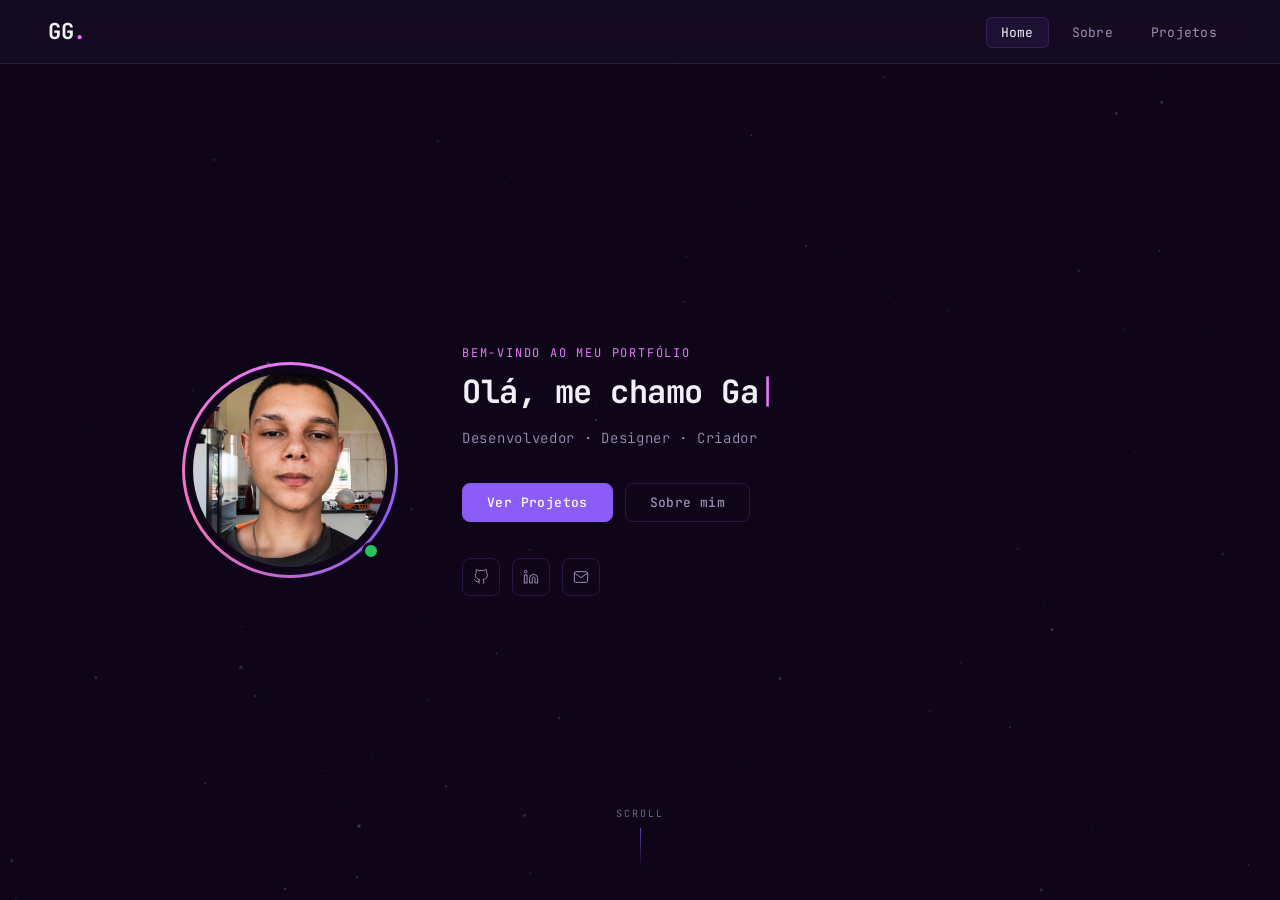
<file: index.html>
<!DOCTYPE html>
<html lang="pt-br">

<head>
  <meta charset="UTF-8">
  <meta name="viewport" content="width=device-width, initial-scale=1.0">
  <title>Gabriel Gomes — Portfólio</title>
  <link rel="preconnect" href="https://fonts.googleapis.com">
  <link rel="preconnect" href="https://fonts.gstatic.com" crossorigin>
  <link href="https://fonts.googleapis.com/css2?family=JetBrains+Mono:wght@300;400;500;700&display=swap"
    rel="stylesheet">
  <link rel="stylesheet" type="text/css" href="CSS/style.css">
</head>

<body>

  <canvas id="particles-canvas"></canvas>

  <nav class="navbar">
    <div class="nav-logo">GG<span class="accent">.</span></div>
    <ul>
      <li><a href="index.html" class="active">Home</a></li>
      <li><a href="sobre.html">Sobre</a></li>
      <li><a href="projetos.html">Projetos</a></li>
    </ul>
  </nav>

  <main class="hero">
    <div class="hero-inner">

      <div class="avatar-wrapper">
        <div class="avatar-ring"></div>
        <div class="user-icon">
          <img src="img/User.JPG" alt="Gabriel Gomes">
        </div>
        <div class="status-dot"></div>
      </div>

      <div class="hero-text">
        <div class="greeting">Bem-vindo ao meu portfólio</div>
        <h1 class="name-line">
          <span id="typing"></span><span class="cursor">|</span>
        </h1>
        <p class="tagline">Desenvolvedor · Designer · Criador</p>

        <div class="hero-cta">
          <a href="projetos.html" class="btn btn-primary">Ver Projetos</a>
          <a href="sobre.html" class="btn btn-ghost">Sobre mim</a>
        </div>

        <div class="social-row">
          <a href="https://github.com/gabrielarildo" class="social-link" title="GitHub">
            <svg viewBox="0 0 24 24" fill="none" stroke="currentColor" stroke-width="1.5">
              <path
                d="M9 19c-5 1.5-5-2.5-7-3m14 6v-3.87a3.37 3.37 0 0 0-.94-2.61c3.14-.35 6.44-1.54 6.44-7A5.44 5.44 0 0 0 20 4.77 5.07 5.07 0 0 0 19.91 1S18.73.65 16 2.48a13.38 13.38 0 0 0-7 0C6.27.65 5.09 1 5.09 1A5.07 5.07 0 0 0 5 4.77a5.44 5.44 0 0 0-1.5 3.78c0 5.42 3.3 6.61 6.44 7A3.37 3.37 0 0 0 9 18.13V22" />
            </svg>
          </a>
          <a href="https://www.linkedin.com/in/gabriel-arildo-74720120a/" class="social-link" title="LinkedIn">
            <svg viewBox="0 0 24 24" fill="none" stroke="currentColor" stroke-width="1.5">
              <path d="M16 8a6 6 0 0 1 6 6v7h-4v-7a2 2 0 0 0-2-2 2 2 0 0 0-2 2v7h-4v-7a6 6 0 0 1 6-6z" />
              <rect x="2" y="9" width="4" height="12" />
              <circle cx="4" cy="4" r="2" />
            </svg>
          </a>
          <a href="mailto:gabrielarildo48@gmail.com" class="social-link" title="Email">
            <svg viewBox="0 0 24 24" fill="none" stroke="currentColor" stroke-width="1.5">
              <path d="M4 4h16c1.1 0 2 .9 2 2v12c0 1.1-.9 2-2 2H4c-1.1 0-2-.9-2-2V6c0-1.1.9-2 2-2z" />
              <polyline points="22,6 12,13 2,6" />
            </svg>
          </a>
        </div>
      </div>

    </div>

    <div class="scroll-hint">
      <span>scroll</span>
      <div class="scroll-line"></div>
    </div>
  </main>

  <script src="JS/script.js"></script>
</body>

</html>
</file>
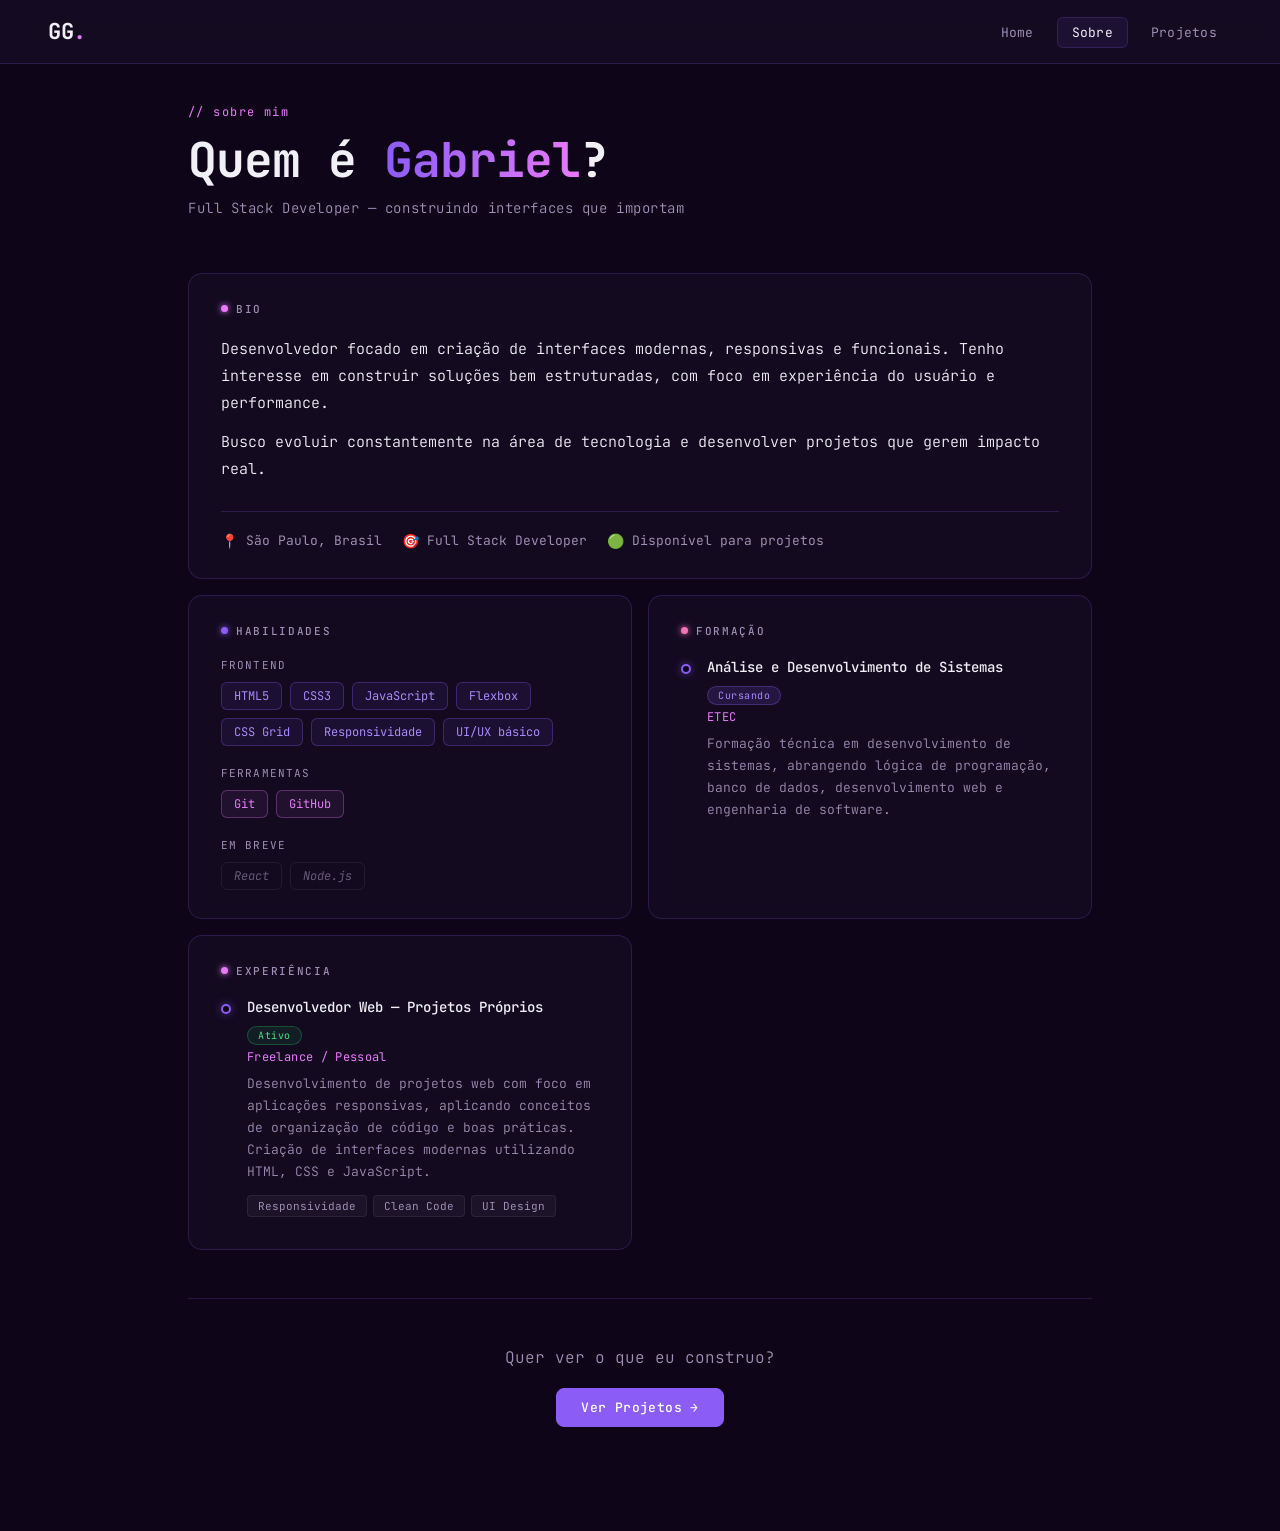
<file: sobre.html>
<!DOCTYPE html>
<html lang="pt-br">

<head>
  <meta charset="UTF-8">
  <meta name="viewport" content="width=device-width, initial-scale=1.0">
  <title>Sobre — Gabriel Gomes</title>
  <link rel="preconnect" href="https://fonts.googleapis.com">
  <link rel="preconnect" href="https://fonts.gstatic.com" crossorigin>
  <link href="https://fonts.googleapis.com/css2?family=JetBrains+Mono:wght@300;400;500;700&display=swap"
    rel="stylesheet">
  <link rel="stylesheet" type="text/css" href="CSS/style.css">
  <link rel="stylesheet" type="text/css" href="CSS/sobre.css">
</head>

<body>

  <canvas id="particles-canvas"></canvas>

  <nav class="navbar">
    <div class="nav-logo">GG<span class="accent">.</span></div>
    <ul>
      <li><a href="index.html">Home</a></li>
      <li><a href="sobre.html" class="active">Sobre</a></li>
      <li><a href="projetos.html">Projetos</a></li>
    </ul>
  </nav>

  <main class="sobre-page">

    <section class="page-header">
      <div class="page-header-inner">
        <span class="page-tag">// sobre mim</span>
        <h1 class="page-title">Quem é <span class="highlight">Gabriel</span>?</h1>
        <p class="page-subtitle">Full Stack Developer — construindo interfaces que importam</p>
      </div>
    </section>

    <div class="sobre-grid">

      <section class="card bio-card reveal">
        <div class="card-label">
          <span class="dot dot-accent"></span>
          Bio
        </div>
        <p class="bio-text">
          Desenvolvedor focado em criação de interfaces modernas, responsivas e funcionais.
          Tenho interesse em construir soluções bem estruturadas, com foco em experiência do
          usuário e performance.
        </p>
        <p class="bio-text">
          Busco evoluir constantemente na área de tecnologia e desenvolver projetos que
          gerem impacto real.
        </p>
        <div class="bio-meta">
          <div class="meta-item">
            <span class="meta-icon">📍</span>
            <span>São Paulo, Brasil</span>
          </div>
          <div class="meta-item">
            <span class="meta-icon">🎯</span>
            <span>Full Stack Developer</span>
          </div>
          <div class="meta-item">
            <span class="meta-icon">🟢</span>
            <span>Disponível para projetos</span>
          </div>
        </div>
      </section>

      <section class="card skills-card reveal" style="--delay: 0.1s">
        <div class="card-label">
          <span class="dot dot-purple"></span>
          Habilidades
        </div>
        <div class="skills-groups">
          <div class="skill-group">
            <span class="skill-group-title">Frontend</span>
            <div class="skill-tags">
              <span class="tag">HTML5</span>
              <span class="tag">CSS3</span>
              <span class="tag">JavaScript</span>
              <span class="tag">Flexbox</span>
              <span class="tag">CSS Grid</span>
              <span class="tag">Responsividade</span>
              <span class="tag">UI/UX básico</span>
            </div>
          </div>
          <div class="skill-group">
            <span class="skill-group-title">Ferramentas</span>
            <div class="skill-tags">
              <span class="tag tag-tool">Git</span>
              <span class="tag tag-tool">GitHub</span>
            </div>
          </div>
          <div class="skill-group">
            <span class="skill-group-title">Em breve</span>
            <div class="skill-tags">
              <span class="tag tag-soon">React</span>
              <span class="tag tag-soon">Node.js</span>
            </div>
          </div>
        </div>
      </section>

      <!-- Formação -->
      <section class="card reveal" style="--delay: 0.2s">
        <div class="card-label">
          <span class="dot dot-pink"></span>
          Formação
        </div>
        <div class="timeline">
          <div class="timeline-item">
            <div class="timeline-marker"></div>
            <div class="timeline-content">
              <div class="timeline-header">
                <span class="timeline-title">Análise e Desenvolvimento de Sistemas</span>
                <span class="timeline-badge">Cursando</span>
              </div>
              <span class="timeline-place">ETEC</span>
              <p class="timeline-desc">Formação técnica em desenvolvimento de sistemas, abrangendo lógica de
                programação, banco de dados, desenvolvimento web e engenharia de software.</p>
            </div>
          </div>
        </div>
      </section>

      <section class="card reveal" style="--delay: 0.3s">
        <div class="card-label">
          <span class="dot dot-accent"></span>
          Experiência
        </div>
        <div class="timeline">
          <div class="timeline-item">
            <div class="timeline-marker"></div>
            <div class="timeline-content">
              <div class="timeline-header">
                <span class="timeline-title">Desenvolvedor Web — Projetos Próprios</span>
                <span class="timeline-badge timeline-badge-green">Ativo</span>
              </div>
              <span class="timeline-place">Freelance / Pessoal</span>
              <p class="timeline-desc">
                Desenvolvimento de projetos web com foco em aplicações responsivas, aplicando conceitos de organização
                de código e boas práticas. Criação de interfaces modernas utilizando HTML, CSS e JavaScript.
              </p>
              <div class="exp-tags">
                <span class="exp-tag">Responsividade</span>
                <span class="exp-tag">Clean Code</span>
                <span class="exp-tag">UI Design</span>
              </div>
            </div>
          </div>
        </div>
      </section>

    </div>

    <section class="cta-section reveal" style="--delay: 0.4s">
      <p class="cta-text">Quer ver o que eu construo?</p>
      <a href="projetos.html" class="btn btn-primary">Ver Projetos →</a>
    </section>

  </main>

  <script src="JS/scriptSobre.js"></script>
  <script>

  </script>

</body>

</html>
</file>
<file: CSS/style.css>
@import url('https://fonts.googleapis.com/css2?family=JetBrains+Mono:wght@300;400;500;700&display=swap');

*, *::before, *::after {
  margin: 0;
  padding: 0;
  box-sizing: border-box;
}

:root {
  --bg: #0e0618;
  --surface: #160d24;
  --nav-bg: rgba(22, 13, 36, 0.85);
  --purple-deep: #270653;
  --purple-mid: #4a1d8a;
  --purple-light: #8b5cf6;
  --purple-glow: #a78bfa;
  --accent: #e879f9;
  --accent-warm: #f472b6;
  --text: #f1f0f7;
  --text-muted: #9d8fb5;
  --border: rgba(139, 92, 246, 0.2);
  --font: "JetBrains Mono", monospace;
}

html { scroll-behavior: smooth; }

body {
  background-color: var(--bg);
  font-family: var(--font);
  color: var(--text);
  overflow-x: hidden;
  min-height: 100vh;
}

#particles-canvas {
  position: fixed;
  inset: 0;
  z-index: 0;
  pointer-events: none;
  opacity: 0.5;
}

.navbar {
  position: fixed;
  top: 0; left: 0; right: 0;
  z-index: 100;
  display: flex;
  align-items: center;
  justify-content: space-between;
  padding: 0 48px;
  height: 64px;
  background: var(--nav-bg);
  backdrop-filter: blur(12px);
  -webkit-backdrop-filter: blur(12px);
  border-bottom: 1px solid var(--border);
}

.nav-logo {
  font-size: 22px;
  font-weight: 700;
  letter-spacing: -0.5px;
  color: var(--text);
}

.nav-logo .accent {
  color: var(--accent);
}

.navbar ul {
  display: flex;
  list-style: none;
  gap: 8px;
}

.navbar a {
  text-decoration: none;
  color: var(--text-muted);
  font-size: 13px;
  font-weight: 400;
  padding: 6px 14px;
  border-radius: 6px;
  border: 1px solid transparent;
  transition: color 0.2s, border-color 0.2s, background 0.2s;
  letter-spacing: 0.02em;
}

.navbar a:hover,
.navbar a.active {
  color: var(--text);
  border-color: var(--border);
  background: rgba(139, 92, 246, 0.08);
}

.hero {
  position: relative;
  z-index: 1;
  min-height: 100vh;
  display: flex;
  flex-direction: column;
  align-items: center;
  justify-content: center;
  padding: 80px 48px 40px;
}

.hero-inner {
  display: flex;
  align-items: center;
  gap: 72px;
  max-width: 900px;
  width: 100%;
  animation: fadeUp 0.8s ease both;
}

.avatar-wrapper {
  position: relative;
  flex-shrink: 0;
}

.avatar-ring {
  position: absolute;
  inset: -8px;
  border-radius: 50%;
  background: conic-gradient(from 0deg, var(--accent), var(--purple-light), var(--accent-warm), var(--accent));
  animation: spin 6s linear infinite;
  z-index: 0;
}

.avatar-ring::after {
  content: '';
  position: absolute;
  inset: 3px;
  background: var(--bg);
  border-radius: 50%;
}

.user-icon {
  position: relative;
  z-index: 1;
  width: 200px;
  height: 200px;
  border-radius: 50%;
  overflow: hidden;
  border: 3px solid var(--bg);
}

.user-icon img {
  width: 100%;
  height: 100%;
  object-fit: cover;
}

.status-dot {
  position: absolute;
  bottom: 10px;
  right: 10px;
  z-index: 2;
  width: 18px;
  height: 18px;
  background: #22c55e;
  border-radius: 50%;
  border: 3px solid var(--bg);
  animation: pulse-dot 2s ease infinite;
}

.hero-text {
  flex: 1;
}

.greeting {
  font-size: 12px;
  font-weight: 400;
  color: var(--accent);
  letter-spacing: 0.15em;
  text-transform: uppercase;
  margin-bottom: 12px;
  opacity: 0;
  animation: fadeUp 0.6s ease 0.2s both;
}

.name-line {
  font-size: clamp(22px, 3vw, 32px);
  font-weight: 700;
  line-height: 1.2;
  letter-spacing: -0.5px;
  color: var(--text);
  min-height: 40px;
  margin-bottom: 16px;
  opacity: 0;
  animation: fadeUp 0.6s ease 0.35s both;
}

.tagline {
  font-size: 14px;
  font-weight: 300;
  color: var(--text-muted);
  letter-spacing: 0.05em;
  margin-bottom: 36px;
  opacity: 0;
  animation: fadeUp 0.6s ease 0.5s both;
}

.hero-cta {
  display: flex;
  gap: 12px;
  margin-bottom: 36px;
  opacity: 0;
  animation: fadeUp 0.6s ease 0.65s both;
}

.btn {
  display: inline-block;
  padding: 10px 24px;
  font-family: var(--font);
  font-size: 13px;
  font-weight: 500;
  text-decoration: none;
  border-radius: 8px;
  border: 1px solid transparent;
  cursor: pointer;
  transition: transform 0.15s, box-shadow 0.15s, background 0.2s;
  letter-spacing: 0.03em;
}

.btn-primary {
  background: var(--purple-light);
  color: #fff;
  border-color: var(--purple-light);
}

.btn-primary:hover {
  background: var(--purple-glow);
  border-color: var(--purple-glow);
  transform: translateY(-2px);
  box-shadow: 0 8px 24px rgba(139, 92, 246, 0.35);
}

.btn-ghost {
  background: transparent;
  color: var(--text-muted);
  border-color: var(--border);
}

.btn-ghost:hover {
  color: var(--text);
  border-color: rgba(139, 92, 246, 0.5);
  background: rgba(139, 92, 246, 0.08);
  transform: translateY(-2px);
}

.social-row {
  display: flex;
  gap: 12px;
  opacity: 0;
  animation: fadeUp 0.6s ease 0.8s both;
}

.social-link {
  display: flex;
  align-items: center;
  justify-content: center;
  width: 38px;
  height: 38px;
  border-radius: 8px;
  border: 1px solid var(--border);
  color: var(--text-muted);
  text-decoration: none;
  transition: color 0.2s, border-color 0.2s, background 0.2s, transform 0.15s;
}

.social-link svg {
  width: 16px;
  height: 16px;
}

.social-link:hover {
  color: var(--accent);
  border-color: rgba(232, 121, 249, 0.4);
  background: rgba(232, 121, 249, 0.08);
  transform: translateY(-2px);
}

.cursor {
  color: var(--accent);
  font-weight: 300;
  animation: blink 1.1s ease-in-out infinite;
}

@keyframes blink {
  0%, 100% { opacity: 1; }
  50% { opacity: 0; }
}

.scroll-hint {
  position: absolute;
  bottom: 32px;
  left: 50%;
  transform: translateX(-50%);
  display: flex;
  flex-direction: column;
  align-items: center;
  gap: 8px;
  opacity: 0;
  animation: fadeIn 1s ease 1.4s both;
}

.scroll-hint span {
  font-size: 10px;
  letter-spacing: 0.2em;
  text-transform: uppercase;
  color: var(--text-muted);
}

.scroll-line {
  width: 1px;
  height: 40px;
  background: linear-gradient(to bottom, var(--purple-light), transparent);
  animation: scroll-anim 2s ease-in-out infinite;
}

@keyframes fadeUp {
  from { opacity: 0; transform: translateY(20px); }
  to   { opacity: 1; transform: translateY(0); }
}

@keyframes fadeIn {
  from { opacity: 0; }
  to   { opacity: 0.7; }
}

@keyframes spin {
  from { transform: rotate(0deg); }
  to   { transform: rotate(360deg); }
}

@keyframes pulse-dot {
  0%, 100% { box-shadow: 0 0 0 0 rgba(34, 197, 94, 0.5); }
  50%       { box-shadow: 0 0 0 6px rgba(34, 197, 94, 0); }
}

@keyframes scroll-anim {
  0%   { transform: scaleY(0); transform-origin: top; }
  50%  { transform: scaleY(1); transform-origin: top; }
  51%  { transform: scaleY(1); transform-origin: bottom; }
  100% { transform: scaleY(0); transform-origin: bottom; }
}

@media (max-width: 768px) {
  .navbar { padding: 0 24px; }
  .hero-inner {
    flex-direction: column;
    text-align: center;
    gap: 40px;
  }
  .user-icon { width: 150px; height: 150px; }
  .avatar-ring { inset: -6px; }
  .hero-cta { justify-content: center; }
  .social-row { justify-content: center; }
  .hero { padding: 80px 24px 40px; }
  .name-line { font-size: 20px; }
}
</file>
<file: CSS/sobre.css>
/* ── Sobre Page ── */

.sobre-page {
  position: relative;
  z-index: 1;
  padding: 100px 48px 80px;
  max-width: 1000px;
  margin: 0 auto;
}

/* ── Page Header ── */
.page-header {
  margin-bottom: 56px;
  animation: fadeUp 0.7s ease both;
}

.page-tag {
  display: inline-block;
  font-size: 12px;
  color: var(--accent);
  letter-spacing: 0.12em;
  margin-bottom: 14px;
}

.page-title {
  font-size: clamp(28px, 5vw, 48px);
  font-weight: 700;
  letter-spacing: -1px;
  line-height: 1.1;
  margin-bottom: 12px;
}

.page-title .highlight {
  background: linear-gradient(90deg, var(--purple-light), var(--accent));
  -webkit-background-clip: text;
  -webkit-text-fill-color: transparent;
  background-clip: text;
}

.page-subtitle {
  font-size: 14px;
  color: var(--text-muted);
  font-weight: 300;
  letter-spacing: 0.04em;
}

/* ── Grid layout ── */
.sobre-grid {
  display: grid;
  grid-template-columns: 1fr 1fr;
  gap: 16px;
  margin-bottom: 48px;
}

/* Bio ocupa coluna inteira */
.bio-card {
  grid-column: 1 / -1;
}

/* ── Card base ── */
.card {
  background: rgba(22, 13, 36, 0.7);
  border: 1px solid var(--border);
  border-radius: 14px;
  padding: 28px 32px;
  backdrop-filter: blur(8px);
  -webkit-backdrop-filter: blur(8px);
  transition: border-color 0.3s, transform 0.3s;
}

.card:hover {
  border-color: rgba(139, 92, 246, 0.4);
  transform: translateY(-2px);
}

/* ── Reveal animation ── */
.reveal {
  opacity: 0;
  transform: translateY(24px);
  transition: opacity 0.6s ease var(--delay, 0s), transform 0.6s ease var(--delay, 0s);
}

.reveal.visible {
  opacity: 1;
  transform: translateY(0);
}

/* ── Card label ── */
.card-label {
  display: flex;
  align-items: center;
  gap: 8px;
  font-size: 11px;
  font-weight: 500;
  letter-spacing: 0.15em;
  text-transform: uppercase;
  color: var(--text-muted);
  margin-bottom: 20px;
}

.dot {
  width: 7px;
  height: 7px;
  border-radius: 50%;
  flex-shrink: 0;
}

.dot-accent  { background: var(--accent); box-shadow: 0 0 6px var(--accent); }
.dot-purple  { background: var(--purple-light); box-shadow: 0 0 6px var(--purple-light); }
.dot-pink    { background: var(--accent-warm); box-shadow: 0 0 6px var(--accent-warm); }

/* ── Bio ── */
.bio-text {
  font-size: 15px;
  font-weight: 300;
  color: var(--text);
  line-height: 1.8;
  margin-bottom: 12px;
}

.bio-text:last-of-type { margin-bottom: 28px; }

.bio-meta {
  display: flex;
  flex-wrap: wrap;
  gap: 20px;
  padding-top: 20px;
  border-top: 1px solid var(--border);
}

.meta-item {
  display: flex;
  align-items: center;
  gap: 8px;
  font-size: 13px;
  color: var(--text-muted);
}

.meta-icon { font-size: 14px; }

/* ── Skills ── */
.skills-groups {
  display: flex;
  flex-direction: column;
  gap: 20px;
}

.skill-group-title {
  display: block;
  font-size: 11px;
  letter-spacing: 0.1em;
  text-transform: uppercase;
  color: var(--text-muted);
  margin-bottom: 10px;
}

.skill-tags {
  display: flex;
  flex-wrap: wrap;
  gap: 8px;
}

.tag {
  font-size: 12px;
  padding: 5px 12px;
  border-radius: 6px;
  border: 1px solid rgba(139, 92, 246, 0.3);
  background: rgba(139, 92, 246, 0.08);
  color: var(--purple-glow);
  font-weight: 400;
  transition: border-color 0.2s, background 0.2s;
}

.tag:hover {
  border-color: var(--purple-light);
  background: rgba(139, 92, 246, 0.18);
}

.tag-tool {
  border-color: rgba(232, 121, 249, 0.3);
  background: rgba(232, 121, 249, 0.07);
  color: var(--accent);
}

.tag-tool:hover {
  border-color: var(--accent);
  background: rgba(232, 121, 249, 0.15);
}

.tag-soon {
  border-color: rgba(148, 163, 184, 0.2);
  background: transparent;
  color: var(--text-muted);
  opacity: 0.6;
  font-style: italic;
}

/* ── Timeline ── */
.timeline {
  display: flex;
  flex-direction: column;
  gap: 24px;
}

.timeline-item {
  display: flex;
  gap: 16px;
}

.timeline-marker {
  flex-shrink: 0;
  margin-top: 6px;
  width: 10px;
  height: 10px;
  border-radius: 50%;
  border: 2px solid var(--purple-light);
  background: var(--bg);
  box-shadow: 0 0 8px rgba(139, 92, 246, 0.5);
  position: relative;
}

.timeline-marker::after {
  content: '';
  position: absolute;
  top: 100%;
  left: 50%;
  transform: translateX(-50%);
  width: 1px;
  height: 100%;
  background: var(--border);
}

.timeline-item:last-child .timeline-marker::after {
  display: none;
}

.timeline-content {
  flex: 1;
  padding-bottom: 4px;
}

.timeline-header {
  display: flex;
  align-items: center;
  flex-wrap: wrap;
  gap: 10px;
  margin-bottom: 4px;
}

.timeline-title {
  font-size: 14px;
  font-weight: 500;
  color: var(--text);
}

.timeline-badge {
  font-size: 10px;
  padding: 2px 10px;
  border-radius: 20px;
  background: rgba(139, 92, 246, 0.15);
  color: var(--purple-glow);
  border: 1px solid rgba(139, 92, 246, 0.3);
  letter-spacing: 0.05em;
}

.timeline-badge-green {
  background: rgba(34, 197, 94, 0.1);
  color: #4ade80;
  border-color: rgba(34, 197, 94, 0.3);
}

.timeline-place {
  display: block;
  font-size: 12px;
  color: var(--accent);
  margin-bottom: 8px;
  letter-spacing: 0.03em;
}

.timeline-desc {
  font-size: 13px;
  font-weight: 300;
  color: var(--text-muted);
  line-height: 1.7;
  margin-bottom: 12px;
}

.exp-tags {
  display: flex;
  flex-wrap: wrap;
  gap: 6px;
}

.exp-tag {
  font-size: 11px;
  padding: 3px 10px;
  border-radius: 4px;
  background: rgba(255, 255, 255, 0.04);
  color: var(--text-muted);
  border: 1px solid rgba(255,255,255,0.07);
}

.cta-section {
  text-align: center;
  padding: 48px 0 24px;
  border-top: 1px solid var(--border);
}

.cta-text {
  font-size: 16px;
  color: var(--text-muted);
  margin-bottom: 20px;
  font-weight: 300;
}

@media (max-width: 768px) {
  .sobre-page { padding: 90px 24px 60px; }
  .sobre-grid { grid-template-columns: 1fr; }
  .bio-card { grid-column: 1; }
  .bio-meta { flex-direction: column; gap: 12px; }
  .page-title { font-size: 28px; }
}
</file>
